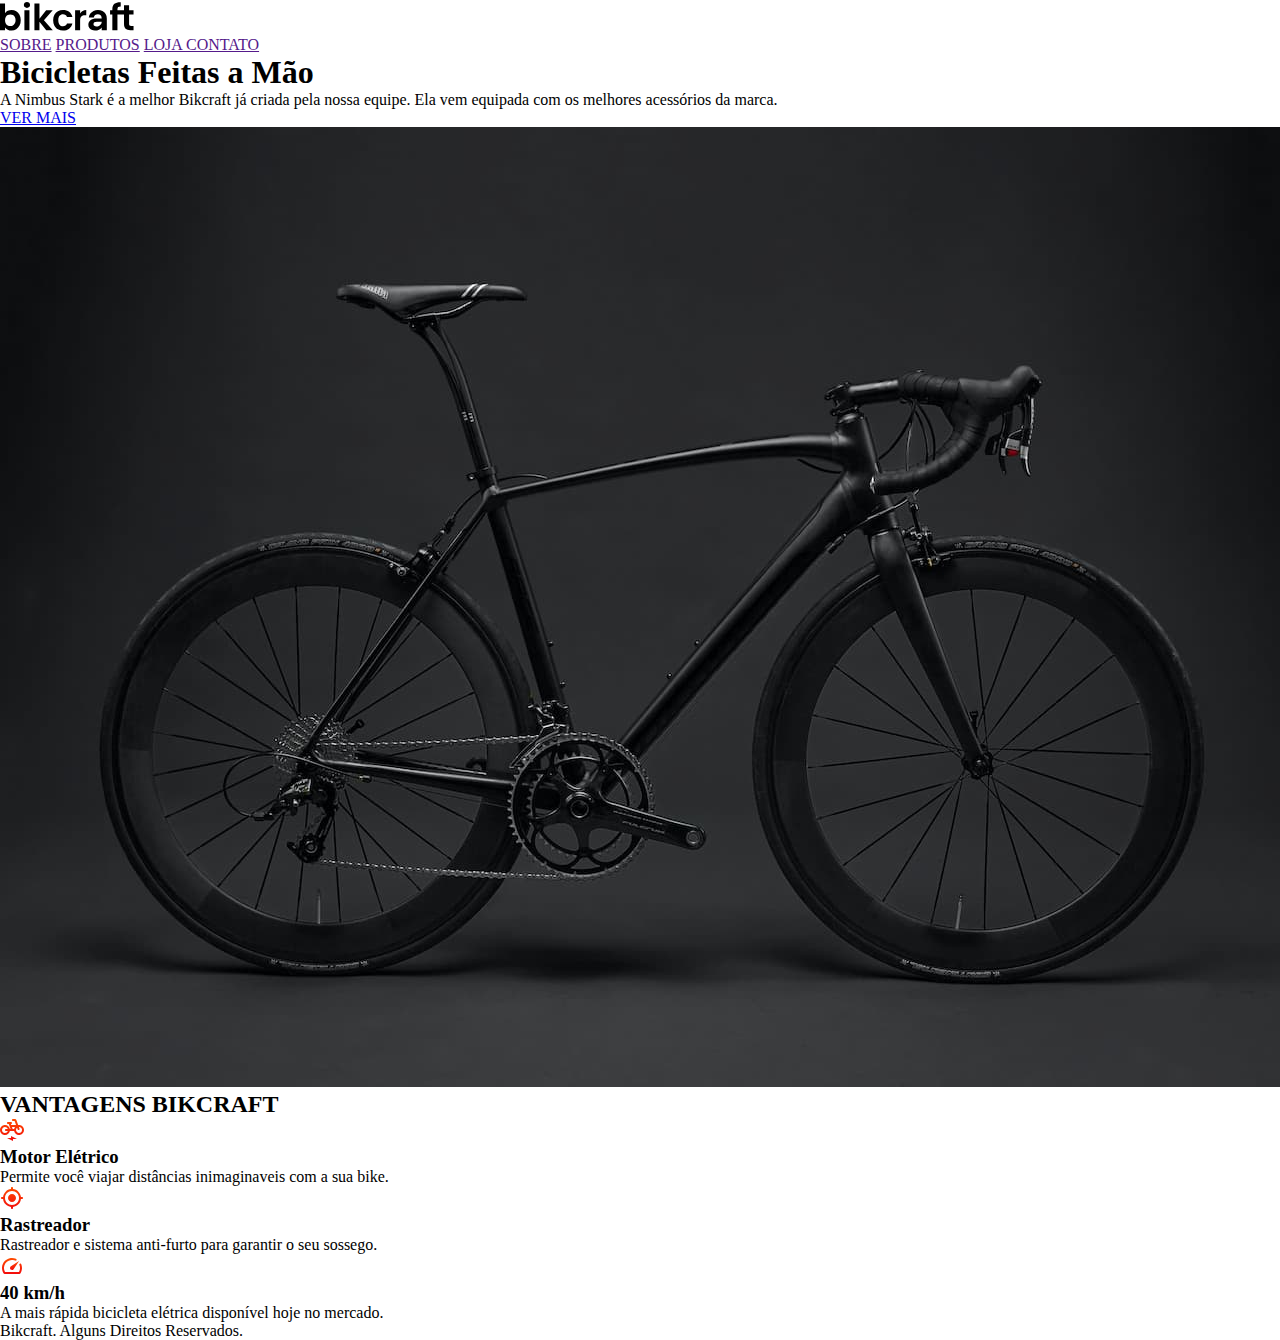
<file: origamid/index.html>
<!DOCTYPE html>
<html lang="en">
<head>
    <meta charset="UTF-8">
    <title>Bikecraft</title>
    <link rel="stylesheet" href="/style.css">
</head>
<body>
    <img src="./img/bikcraft.svg" alt="Bikcraft">

    <div class="menu">
        <a href="">SOBRE</a>
        <a href="">PRODUTOS</a>
        <a href="">LOJA </a>
        <a href="">CONTATO</a>
    </div>

    <div class="conteudo">
    <div class="introducao">
        <span class="detalhe"></span>
        <h1>Bicicletas Feitas a Mão</h1>
        <p>A Nimbus Stark é a melhor Bikcraft já criada pela nossa equipe. Ela vem equipada com os melhores acessórios da marca.</p>
        <a class="botao" href="/" >VER MAIS</a>
    </div>

    <img src="./img/bicicleta.jpg" alt="Bicicleta Bikcraft Preta">


    <h2 class="subtitulo">VANTAGENS BIKCRAFT</h2>

    <div class="vantagens">
      <div class="vantagens-item">
        <img src="./img/eletrica.svg" alt="">
        <h3>Motor Elétrico</h3>
        <p>Permite você viajar distâncias inimaginaveis com a sua bike.</p>
      </div>

      <div class="vantagens-item">
        <img src="./img/rastreador.svg" alt="">
        <h3>Rastreador</h3>
        <p>Rastreador e sistema anti-furto para garantir o seu sossego.</p>
      </div>

      <div class="vantagens-item">
        <img src="./img/velocidade.svg" alt="">
        <h3>40 km/h</h3>
        <p>A mais rápida bicicleta elétrica disponível hoje no mercado.</p>
      </div>

    </div>

    

    </div>
     <div class="rodape">Bikcraft. Alguns Direitos Reservados.

     </div>
</div>
</body>
</html>
</file>
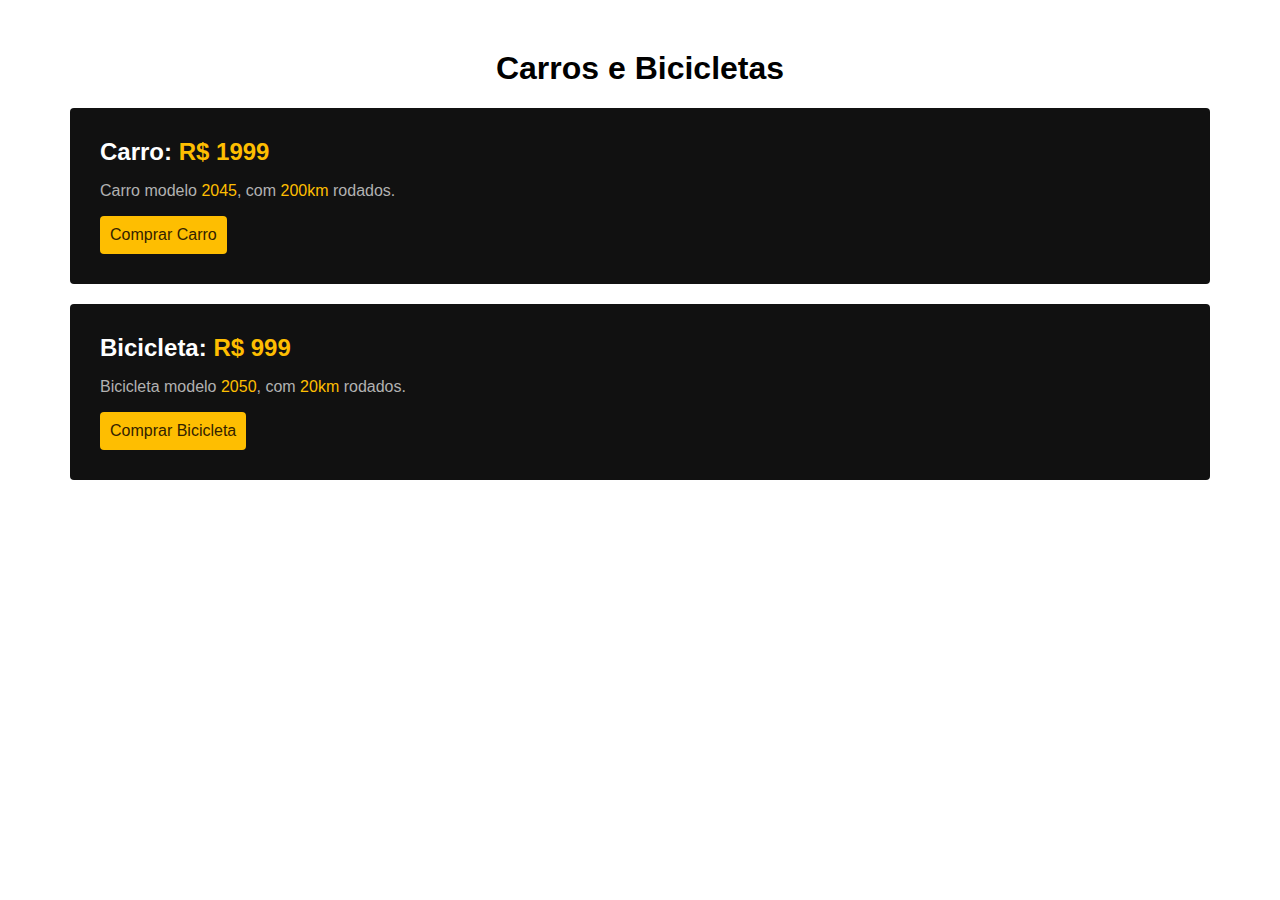
<file: HTML e CSS/Display/index.html>
<!DOCTYPE html>
<html>

<head>
  <meta charset="UTF-8">
  <title> Carros e Bicicletas</title>
  <link rel="stylesheet" href="./style.css">
</head>

<body>
  <h1>Carros e Bicicletas</h1>
  <div class="item">
    <h2>Carro: <span>R$ 1999<span></h2>
    <p>Carro modelo <span>2045</span>, com <span>200km</span> rodados.</p>
    <a href="/">Comprar Carro</a>
  </div>
  <div class="item">
    <h2>Bicicleta: <span>R$ 999<span></h2>
    <p>Bicicleta modelo <span>2050</span>, com <span>20km</span> rodados.</p>
    <a href="/">Comprar Bicicleta</a>
  </div>
</body>

</html>
</file>
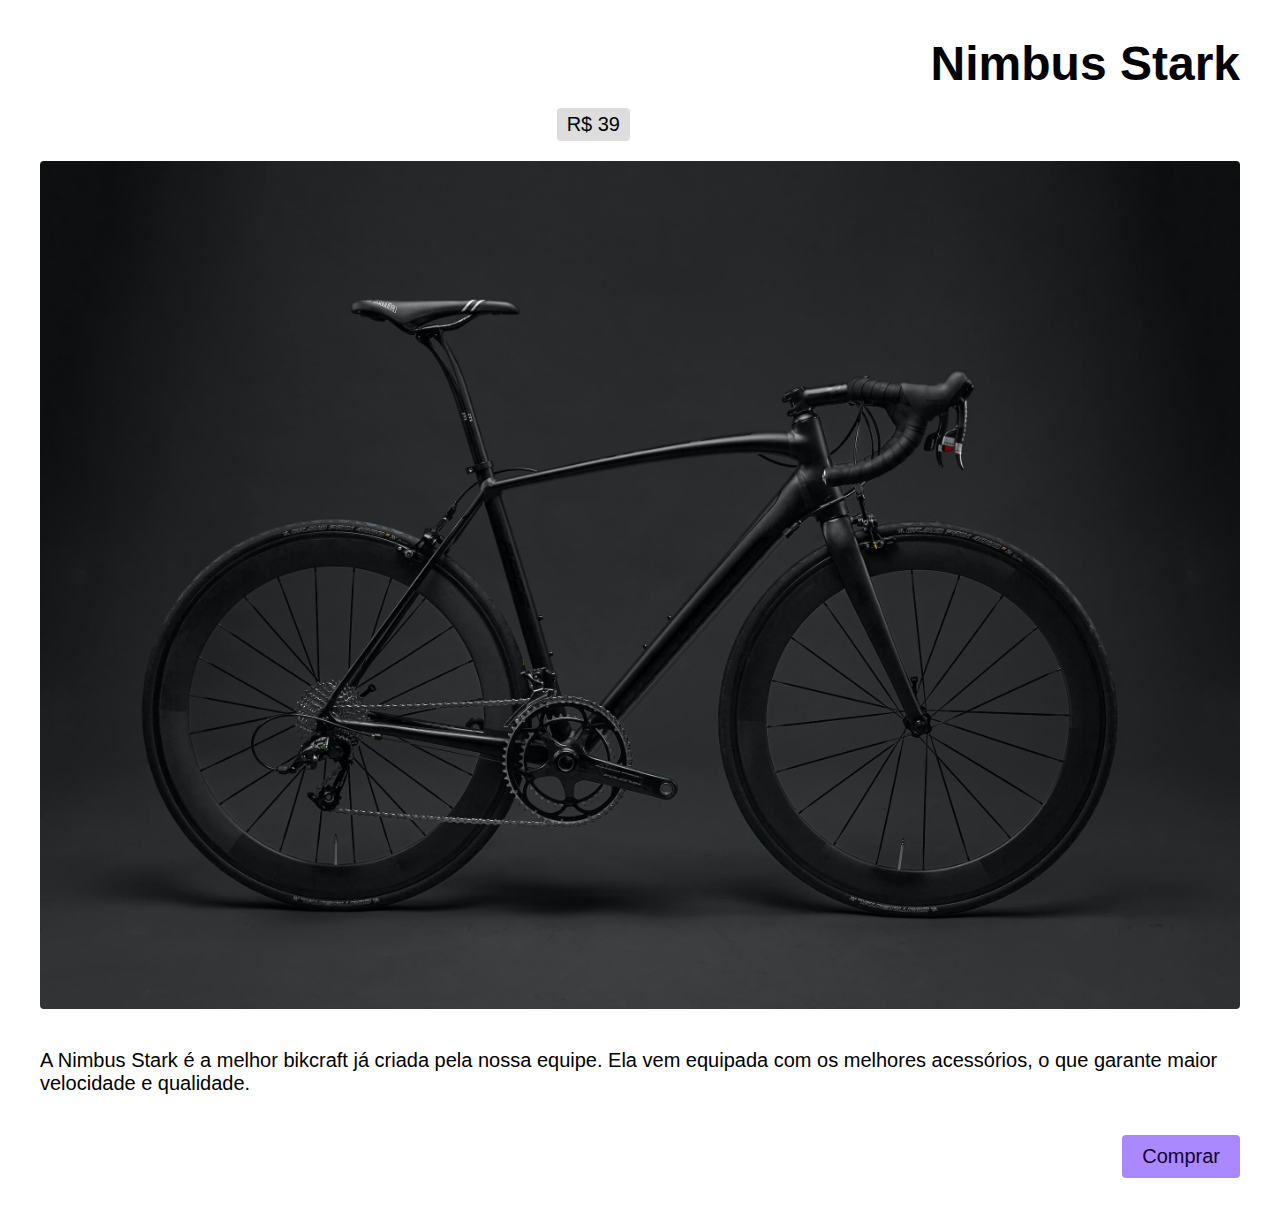
<file: HTML-CSS/0305-Align-e-Justify-Items/index.html>
<!DOCTYPE html>
<html lang="en">

<head>
  <meta charset="UTF-8">
  <title>Grid</title>
  <link rel="stylesheet" href="style.css">

</head>

<body>
  <div class="grid">
    <h1>Nimbus Stark</h1>
    <span class="preco"> R$ 39</span>
    <img class="foto" src="./img/bicicleta.jpg" alt="Bicicleta Preta">
    <p class="descricao">A Nimbus Stark é a melhor bikcraft já criada pela nossa equipe. Ela vem equipada com os melhores acessórios, o que garante maior velocidade e qualidade. </P>
    <a class="comprar" href="/">Comprar</a>
  </div>
</body>

</html>
</file>
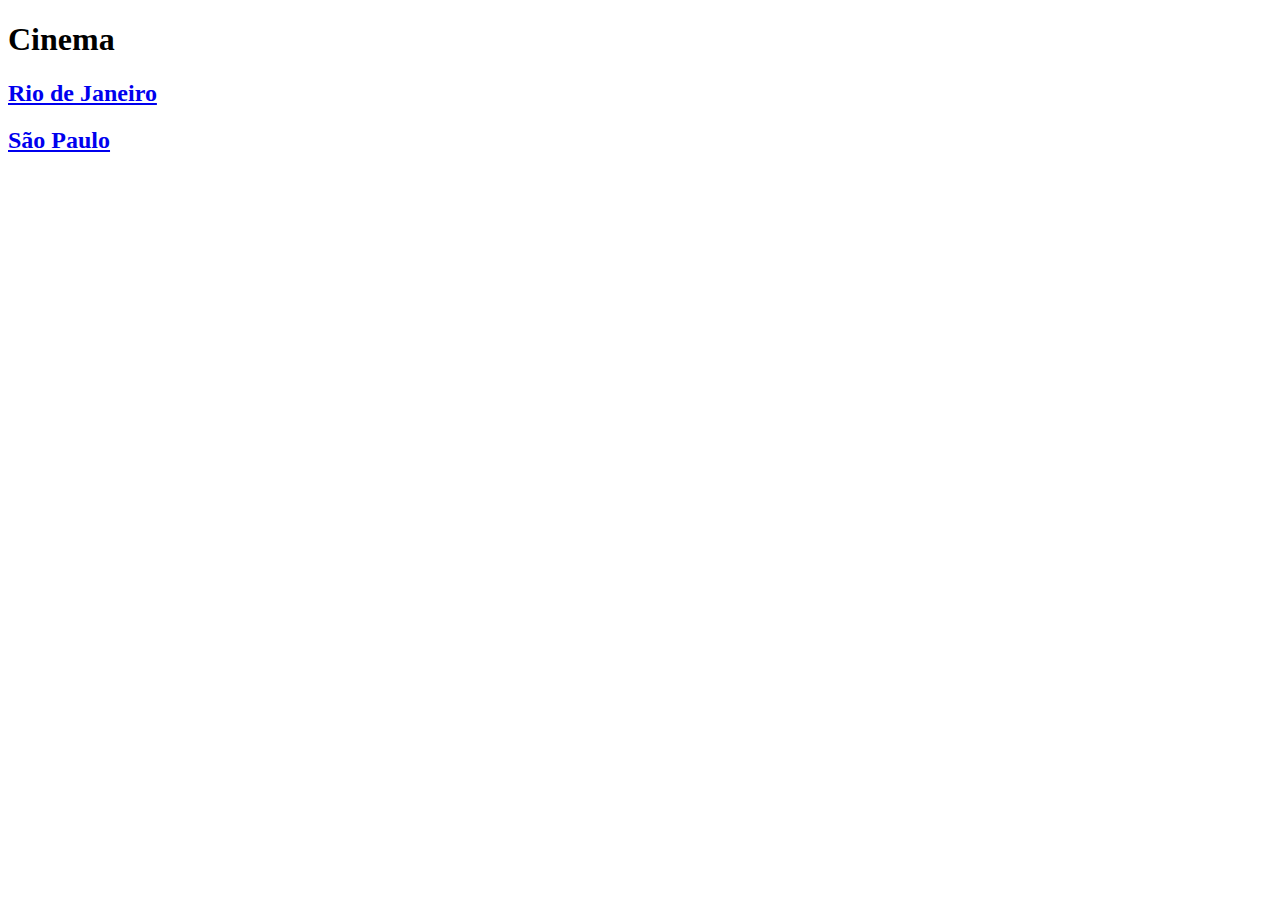
<file: HTML-CSS/cinema/index.html>
<!DOCTYPE html>
<html>

<head>
  <meta charset="UTF-8">
  <title>Cinema</title>
</head>

<body>
  <h1>Cinema</h1>
  <h2><a href="/Estados/rj.html">Rio de Janeiro</a></h2>
  <h2><a href="/Estados/sp.html">São Paulo</a></h2>

</body>

</html>
</file>
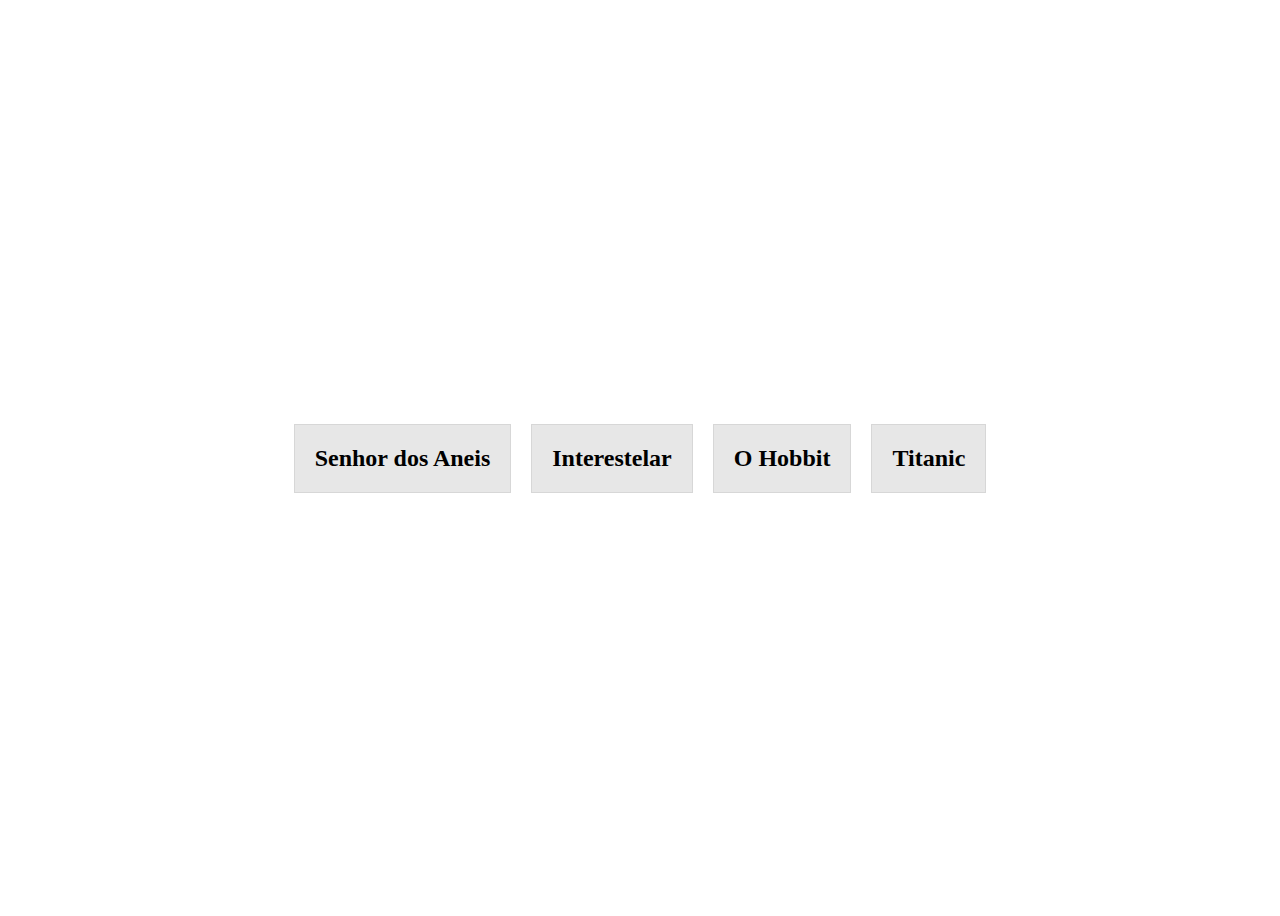
<file: HTML-CSS/flexbox/index.html>
<!DOCTYPE html>
<html lang="en">

<head>
  <meta charset="UTF-8">
  <title>Flexbox</title>
  <link rel="stylesheet" href="./style.css">
</head>

<body>
  <div class="flex">
    <h2>Senhor dos Aneis</h2>
    <h2>Interestelar</h2>
    <h2>O Hobbit</h2>
    <h2>Titanic</h2>
  </div>
</body>

</html>
</file>
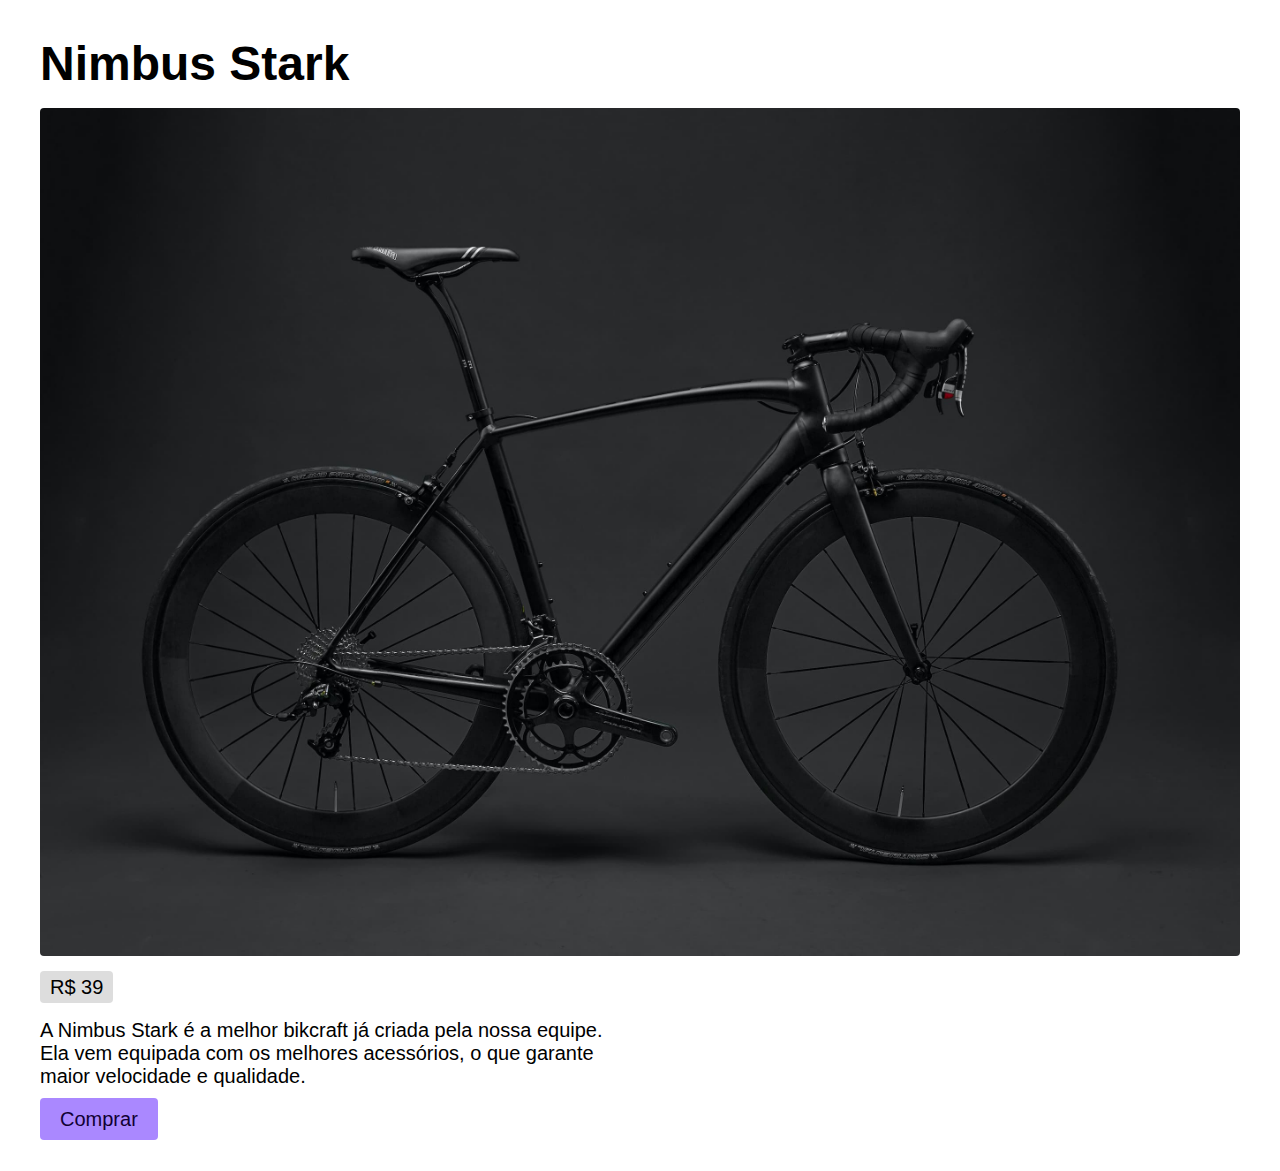
<file: HTML-CSS/grid-column-1/index.html>
<!DOCTYPE html>
<html lang="en">

<head>
  <meta charset="UTF-8">
  <title>Grid</title>
  <link rel="stylesheet" href="/HTML-CSS/grid-column-1/style.css">

</head>

<body>
  <div class="grid">
    <h1>Nimbus Stark </h1>
    <img class="foto" src="./img/bicicleta.jpg" alt="Bicicleta Preta">
    <div class="info">
      <span class="preco"> R$ 39</span>
      <p class="descricao">A Nimbus Stark é a melhor bikcraft já criada pela nossa equipe. Ela vem equipada com os melhores acessórios, o que garante maior velocidade e qualidade. </P>
      <a class="comprar" href="/">Comprar</a>
    </div>
  </div>
</body>

</html>
</file>
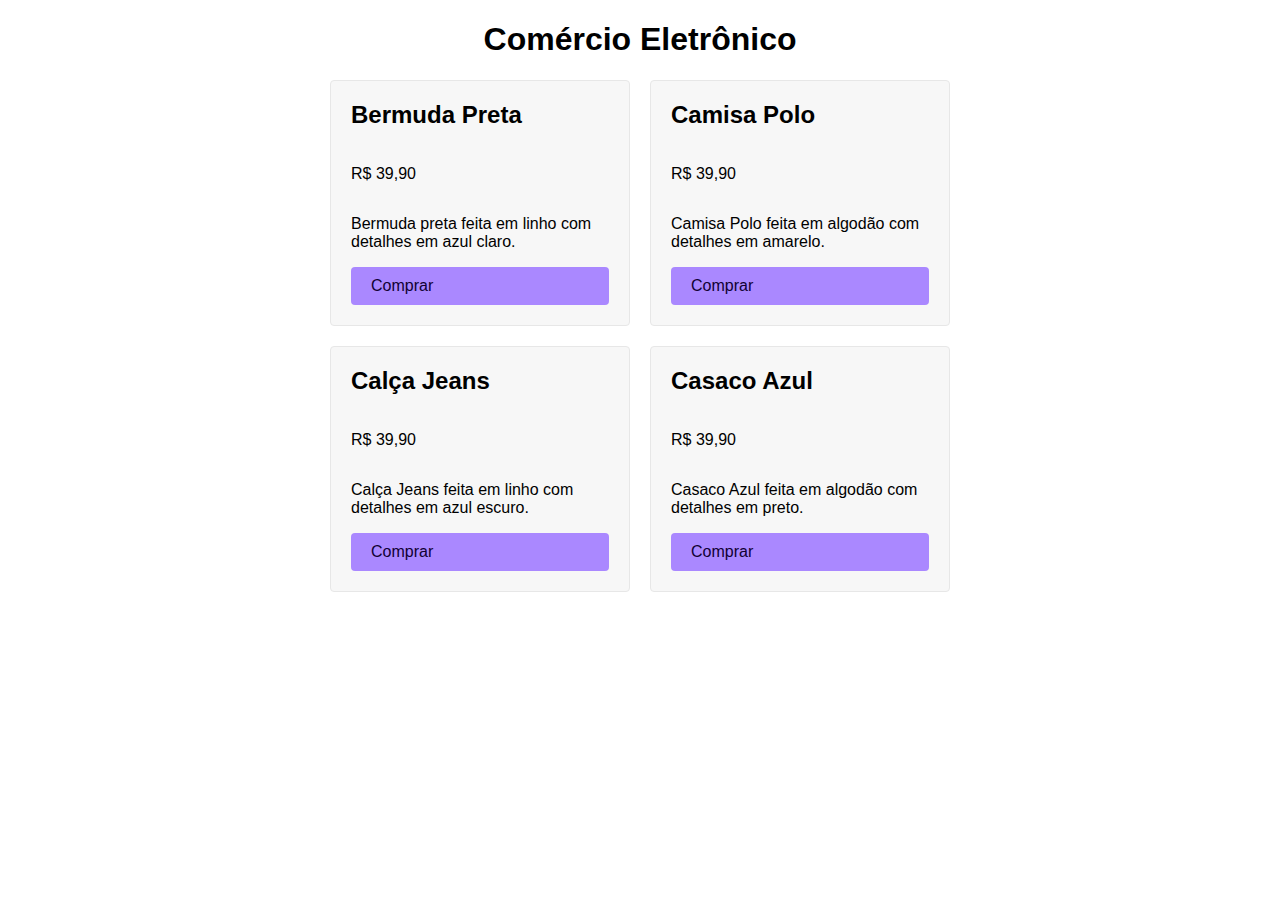
<file: HTML-CSS/grid-columns-1/index.html>
<!DOCTYPE html>
<html lang="en">

<head>
  <meta charset="UTF-8">
  <title>Documento</title>
  <link rel="stylesheet" href="style.css">
</head>

<body>
  <h1>Comércio Eletrônico</h1>
  <div class="grid">
    <div class="item">
      <h2>Bermuda Preta</h2>
      <p class="preco"> R$ 39,90</p>
      <P>Bermuda preta feita em linho com detalhes em azul claro.</P>
      <a class="comprar" href="/">Comprar</a>
    </div>
    <div class="item">
      <h2>Camisa Polo</h2>
      <p class="preco"> R$ 39,90</p>
      <P>Camisa Polo feita em algodão com detalhes em amarelo.</P>
      <a class="comprar" href="/">Comprar</a>
    </div>
    <div class="item">
      <h2>Calça Jeans</h2>
      <p class="preco"> R$ 39,90</p>
      <P>Calça Jeans feita em linho com detalhes em azul escuro.</P>
      <a class="comprar" href="/">Comprar</a>
    </div>
    <div class="item">
      <h2>Casaco Azul</h2>
      <p class="preco"> R$ 39,90</p>
      <P>Casaco Azul feita em algodão com detalhes em preto.</P>
      <a class="comprar" href="/">Comprar</a>

    </div>
  </div>
</body>

</html>
</file>
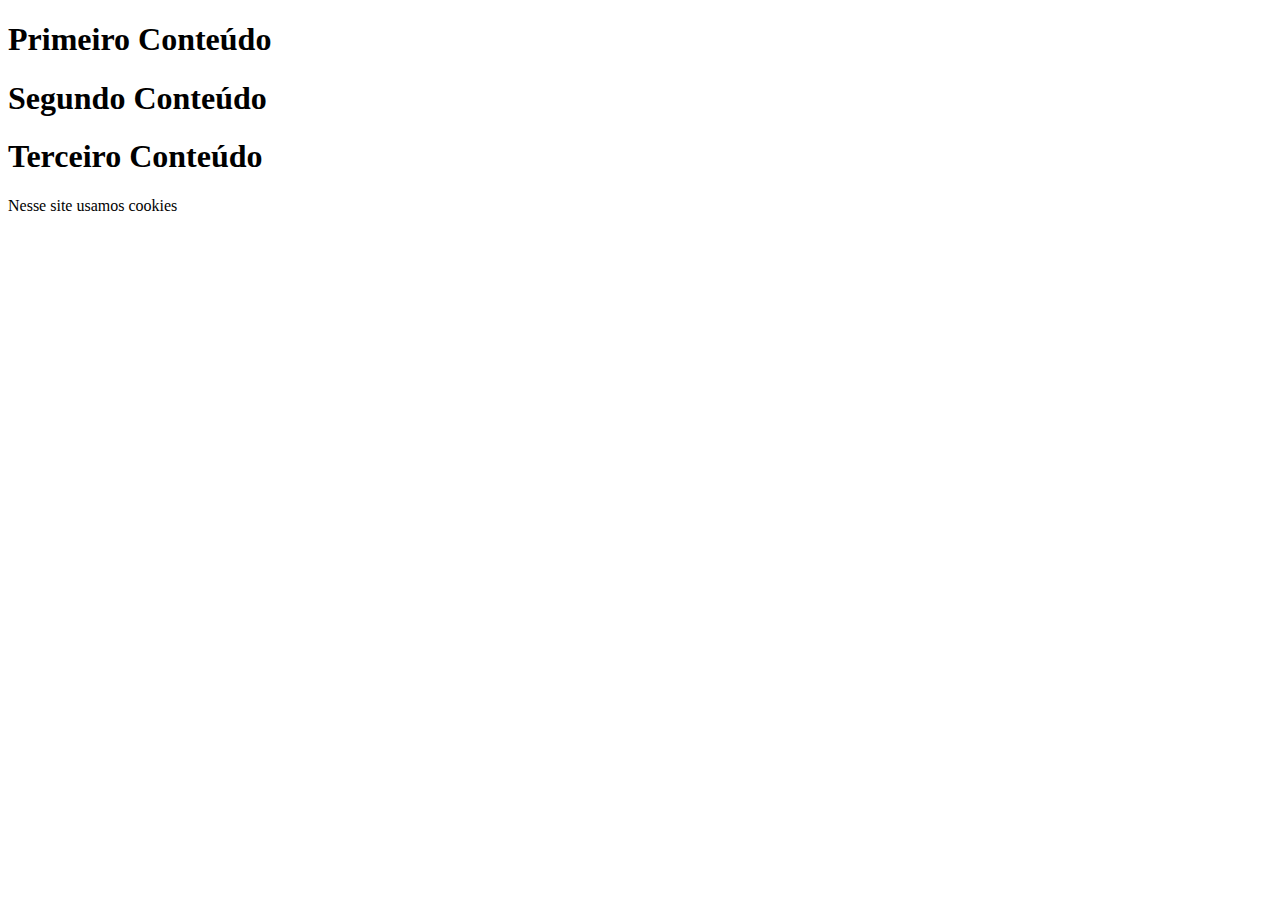
<file: HTML-CSS/position/index.html>
<!DOCTYPE html>
<html lang="en">

<head>
  <meta charset="UTF-8">
  <title>Position</title>
  <link rel="stylesheet" href="/HTML-CSS/position/index.html">
</head>

<body>
  <h1>Primeiro Conteúdo</h1>
  <h1>Segundo Conteúdo</h1>
  <h1>Terceiro Conteúdo</h1>
  <div class="fixo">
    <p>Nesse site usamos cookies</p>
  </div>
</body>

</html>
</file>
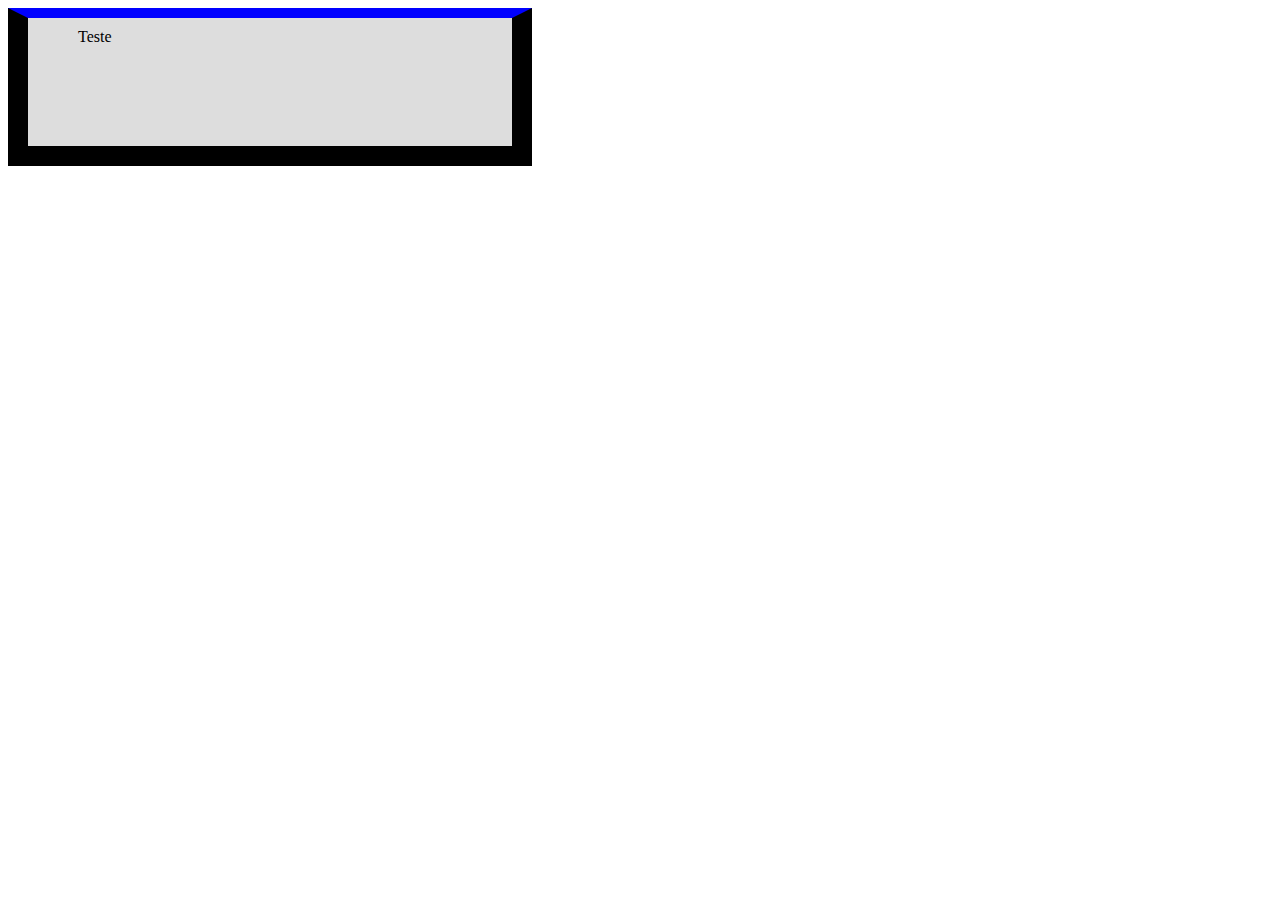
<file: HTML-CSS/top-right-bottom-left/index.html>
<!DOCTYPE html>
<html lang="en">

<head>
  <meta charset="UTF-8">
  <title>Top, Right, Bottom, Left</title>
  <link rel="stylesheet" href="style.css">
</head>

<body>
  <span>Teste</span>
</body>

</html>
</file>
<file: style.css>
* {
  margin: 0;
  padding: 0;
}
</file>
<file: HTML e CSS/Display/style.css>
body {
  font-family: Arial, Helvetica, sans-serif;
  margin: 50px;
}

h1 {
  text-align: center;
}
h2 {
  margin: 0px;
}
.item {
  background: #111;
  color: #fff;
  padding: 30px;
  margin: 20px;
  border-radius: 4px;
}
span {
  color: #febe01;
}

p {
  color: #b2b2b2;
}

a {
  display: inline-block;
  background: #febe01;
  color: #332200;
  padding: 10px;
  border-radius: 4px;
  text-decoration: none;
}
</file>
<file: HTML-CSS/0305-Align-e-Justify-Items/style.css>
.grid {
  display: grid;
  gap: 20px;
  grid-template-columns: 1fr 1fr;
  place-items: start end;
}
.foto {
  grid-column: 1/3;
}
.descricao {
  grid-column: 1/3;
}
a {
  grid-column: 1/3;
}

/* Estilos Gerais */
body {
  font-family: Arial;
  margin: 40px;
}
h1 {
  margin: 0px;
  font-size: 48px;
  line-height: 1;
  grid-column: 2;
  text-align: end;
}
p,
span {
  font-size: 20px;
}
img {
  max-width: 100%;
  border-radius: 4px;
}
.comprar {
  background: #a8f;
  color: #103;
  padding: 10px 20px;
  text-decoration: none;
  border-radius: 4px;
  font-size: 20px;
}
.preco {
  background: #ddd;
  padding: 5px 10px;
  border-radius: 4px;
}
</file>
<file: HTML-CSS/flexbox/style.css>
.flex {
  display: flex;
  flex-wrap: wrap;
  gap: 20px;
  justify-content: center;
  align-content: center;
  height: 100vh;
}
h2 {
  background: #e7e7e7;
  border: 1px solid #d7d7d7;
  padding: 20px;
  margin: 0px;
}
</file>
<file: HTML-CSS/grid-column-1/style.css>
.grid {
  display: grid;
  gap: 20px;
  grid-template-columns: 1fr 1fr;
}
.foto {
  grid-column: 1/3;
}
.descricao {
  grid-column: 1/3;
}

.foto {
  grid-column: ;
}

/* Estilos Gerais */
body {
  font-family: Arial;
  margin: 40px;
}
h1 {
  margin: 0px;
  font-size: 48px;
  line-height: 1;
}
p,
span {
  font-size: 20px;
}
img {
  max-width: 100%;
  border-radius: 4px;
}
.comprar {
  background: #a8f;
  color: #103;
  padding: 10px 20px;
  text-decoration: none;
  border-radius: 4px;
  font-size: 20px;
}
.preco {
  background: #ddd;
  padding: 5px 10px;
  border-radius: 4px;
}
</file>
<file: HTML-CSS/grid-columns-1/style.css>
body {
  font-family: Arial, Helvetica, sans-serif;
}

h1 {
  text-align: center;
}
.item {
  background: #f7f7f7;
  border: 1px solid #e7e7e7;
  padding: 20px;
  border-radius: 4px;
  display: grid;
}
h2 {
  margin-top: 0px;
}
.comprar {
  background: #a8f;
  padding: 10px 20px;
  color: #103;
  text-decoration: none;
  border-radius: 4px;
}

.grid {
  display: grid;
  grid-template-columns: 300px 300px;
  gap: 20px;
  justify-content: center;
}
</file>
<file: HTML-CSS/top-right-bottom-left/style.css>
span {
  display: inline-block;
  background: #ddd;
}
span {
  padding: 10px 400px 100px 50px;
  border: 20px solid black;
  border-top: 10px solid blue;
}
</file>
